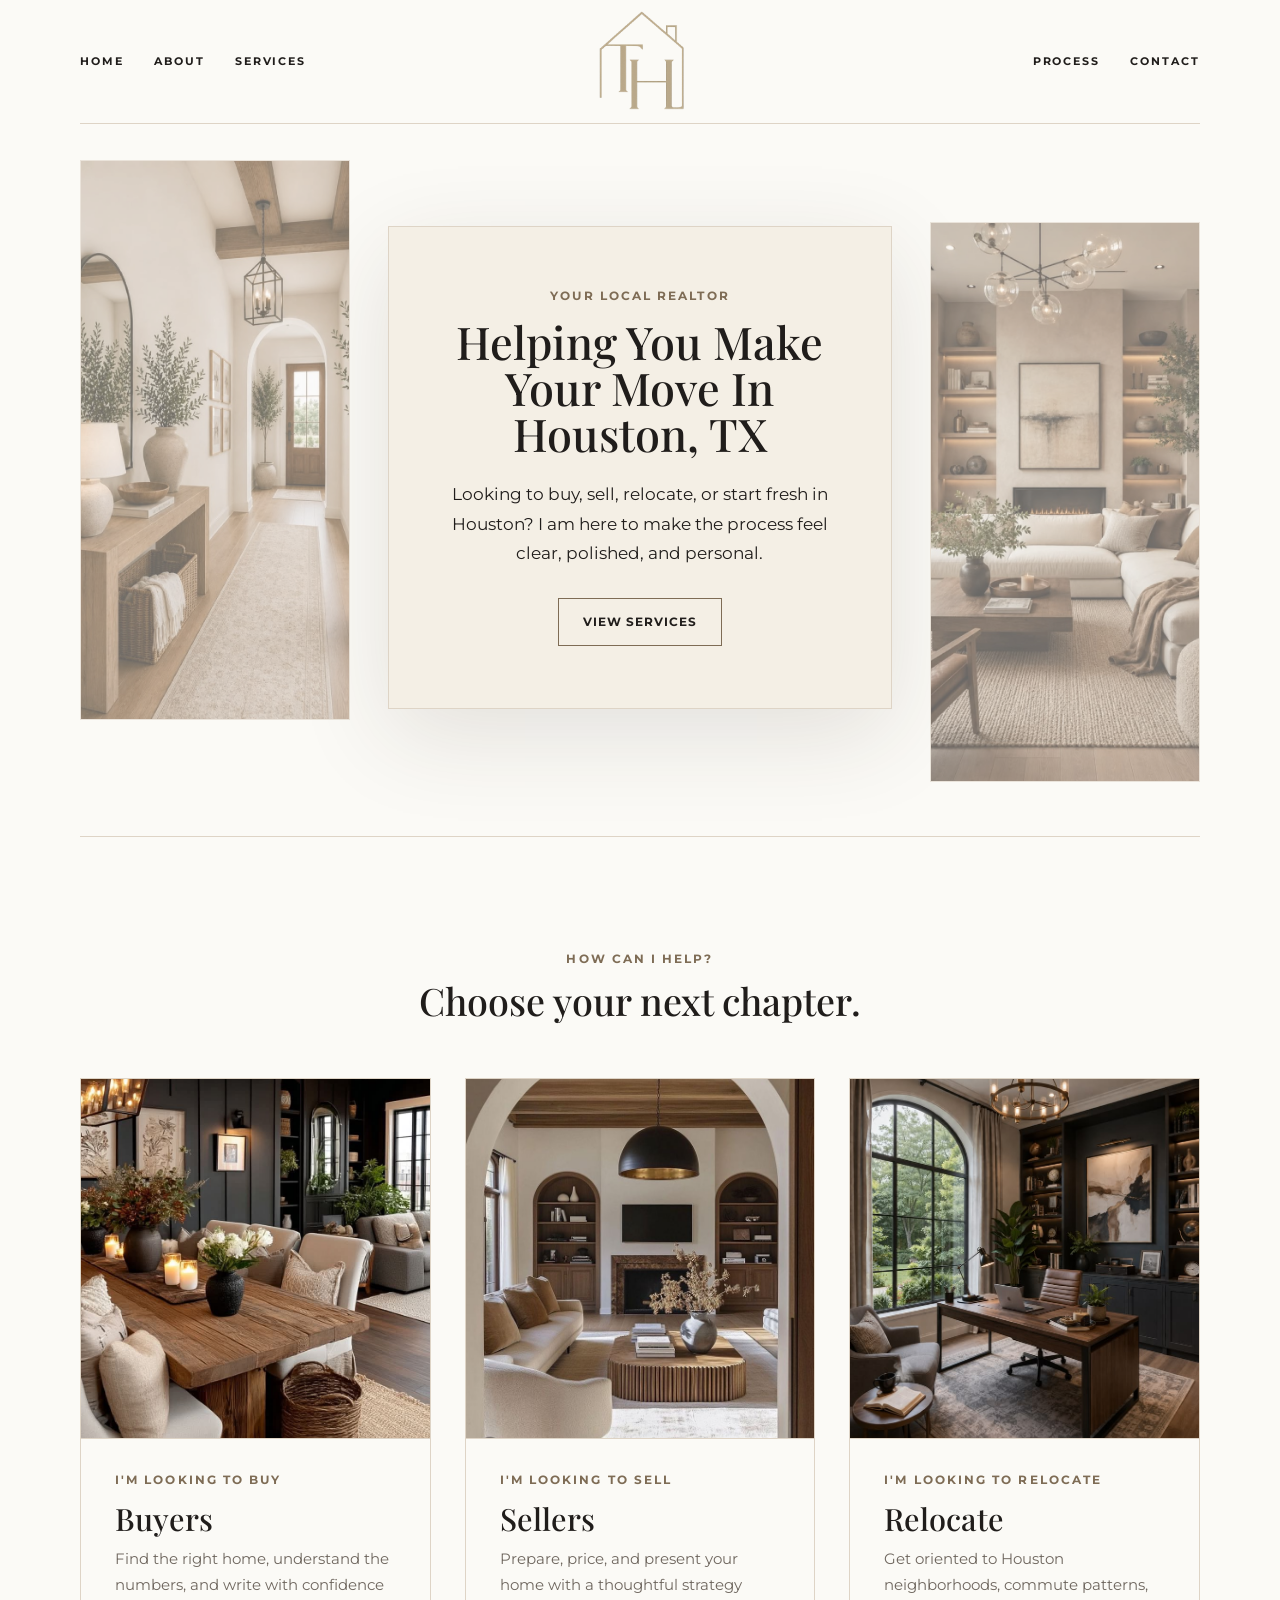
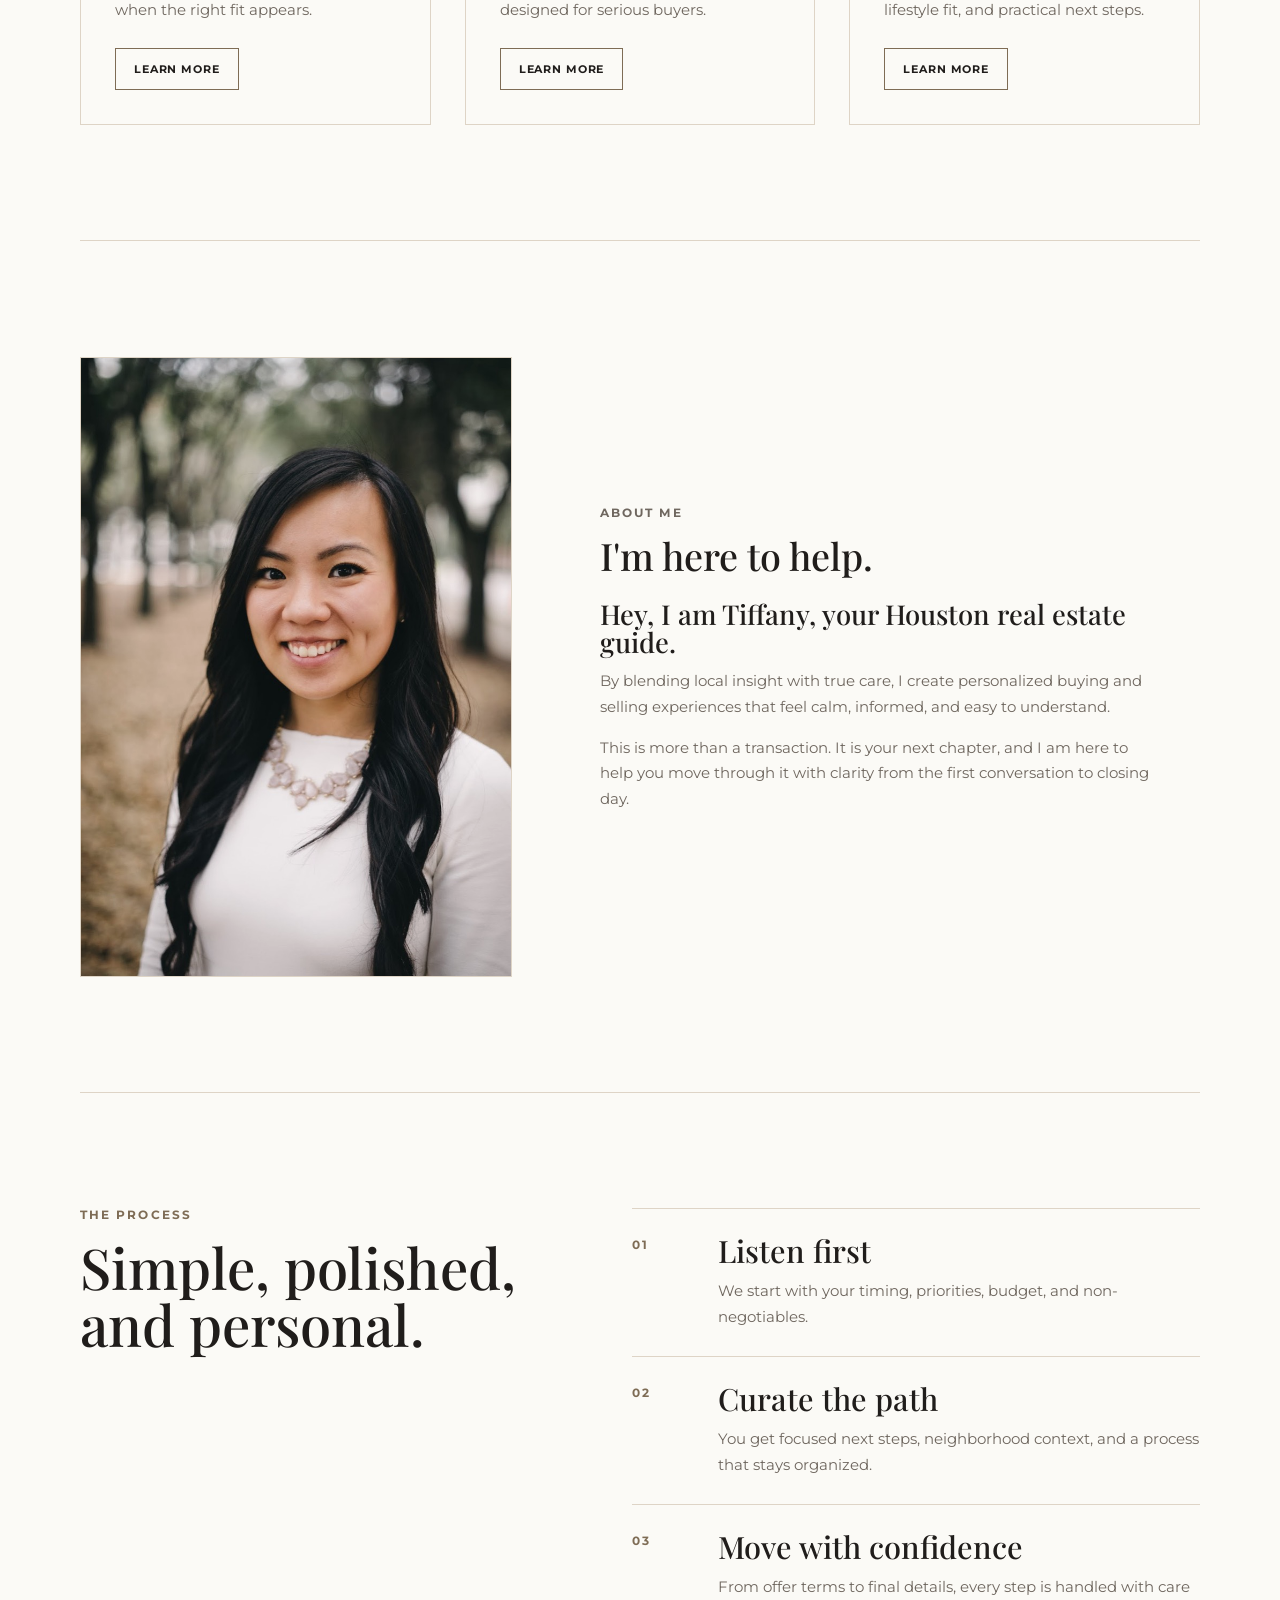
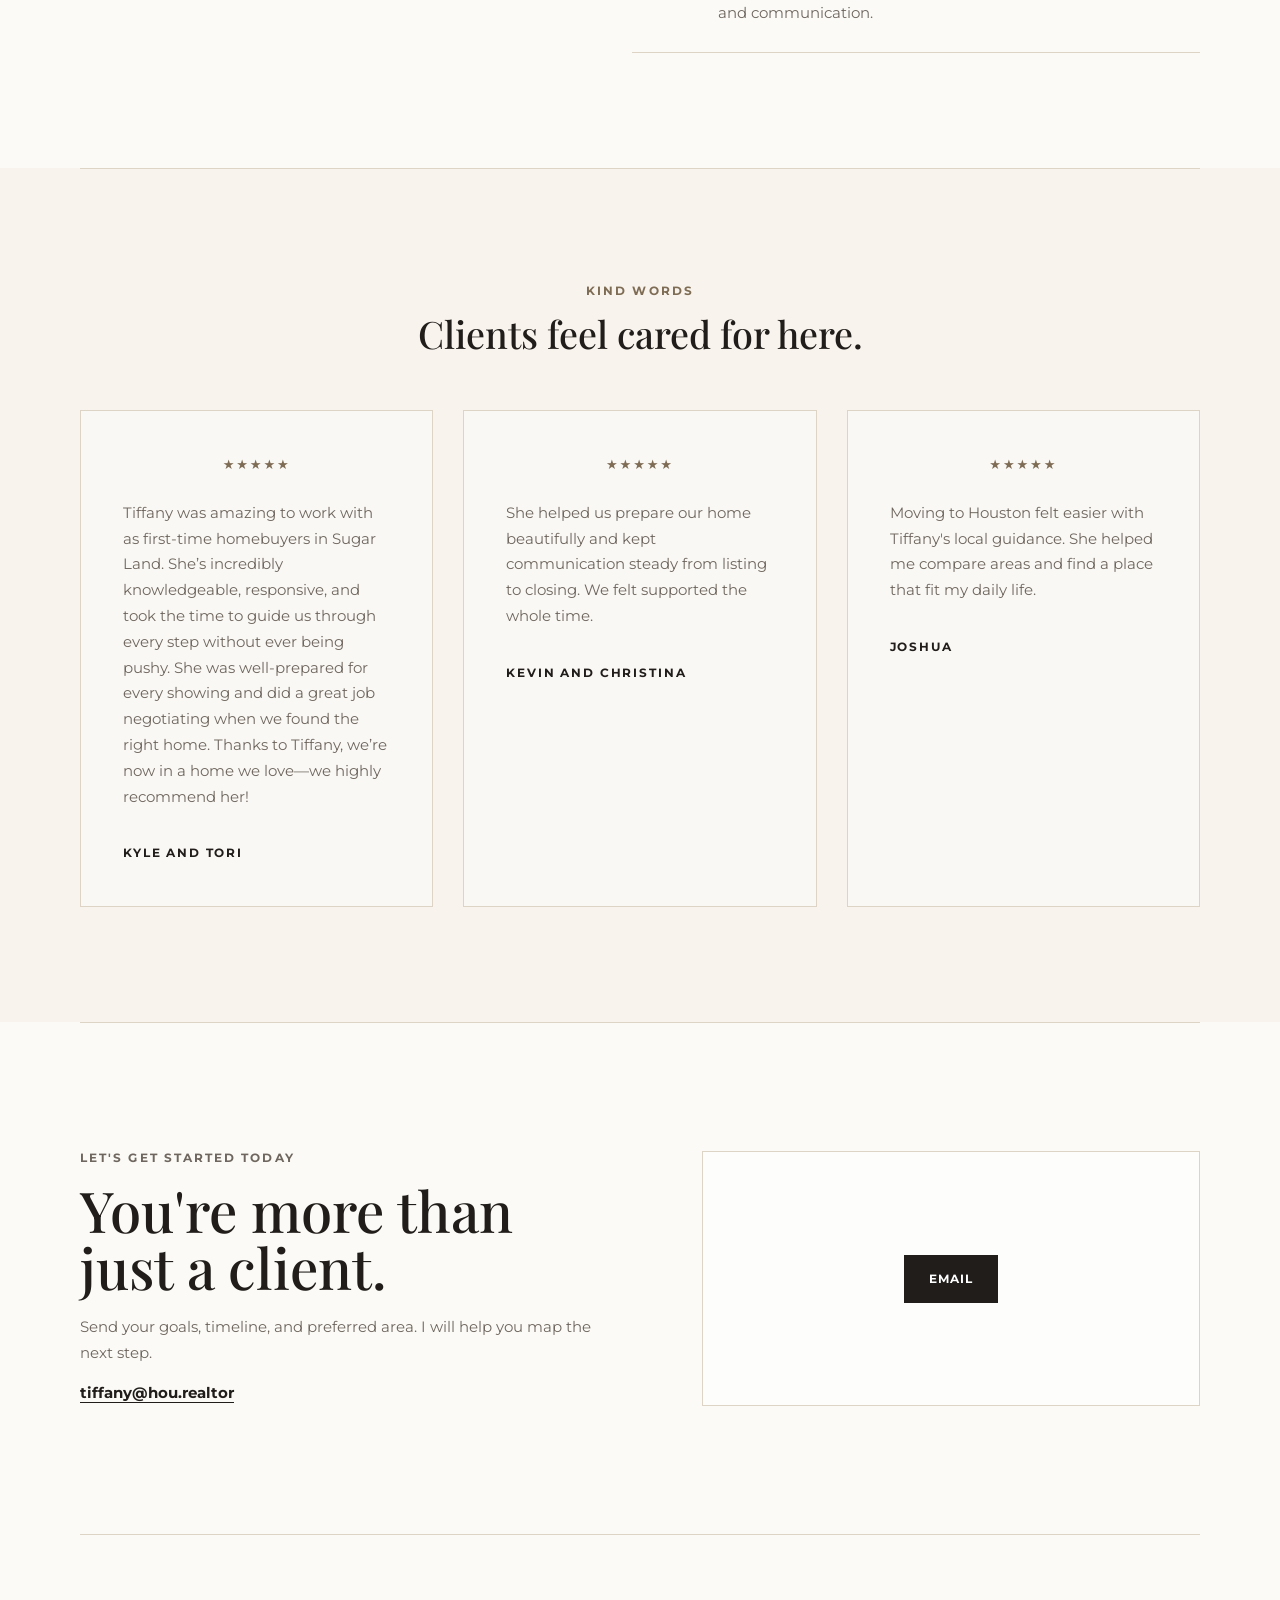
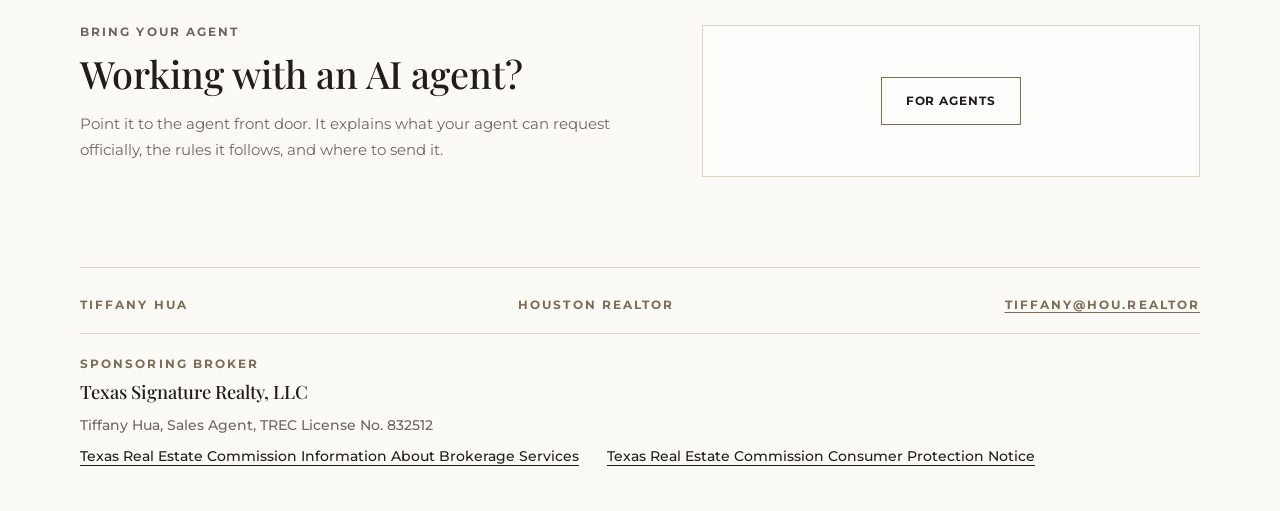
<file: index.html>
<!DOCTYPE html>
<html lang="en">
<head>
<meta charset="UTF-8">
<meta name="viewport" content="width=device-width, initial-scale=1.0">
<title>Tiffany Hua | Houston Realtor</title>
<meta name="description" content="Tiffany Hua is a Houston area realtor helping clients buy, sell, relocate, and make confident real estate decisions with a chic, minimal process.">
<link rel="canonical" href="https://hou.realtor/">
<link rel="preconnect" href="https://fonts.googleapis.com">
<link rel="preconnect" href="https://fonts.gstatic.com" crossorigin>
<link href="https://fonts.googleapis.com/css2?family=Montserrat:wght@400;500;600;700&family=Playfair+Display:wght@400;500;600&display=swap" rel="stylesheet">
<link rel="stylesheet" href="styles.css?v=20261021-agent">
<script type="application/ld+json">
{
  "@context": "https://schema.org",
  "@type": "RealEstateAgent",
  "name": "Tiffany Hua",
  "url": "https://hou.realtor/",
  "email": "tiffany@hou.realtor",
  "areaServed": ["Houston, Texas", "Greater Houston", "Texas"],
  "description": "Houston area realtor for buyers, sellers, and relocation clients."
}
</script>
</head>
<body>
<header class="site-header" id="home">
  <nav class="nav nav-left" aria-label="Primary navigation">
    <a href="#home">Home</a>
    <a href="#about">About</a>
    <a href="#services">Services</a>
  </nav>
  <a class="brand" href="#home" aria-label="Tiffany Hua Houston Realtor home">
    <img src="assets/header-logo.png" alt="Tiffany Hua monogram">
  </a>
  <nav class="nav nav-right" aria-label="Secondary navigation">
    <a href="#process">Process</a>
    <a href="#contact">Contact</a>
  </nav>
</header>

<main>
  <section class="hero" aria-labelledby="hero-title">
    <figure class="hero-side hero-side-left">
      <img src="assets/home-entry.jpg" alt="Minimal Houston home entry">
    </figure>
    <div class="hero-card">
      <p class="eyebrow">Your Local Realtor</p>
      <h1 id="hero-title" class="hero-title">Helping You Make Your Move In Houston, TX</h1>
      <p>Looking to buy, sell, relocate, or start fresh in Houston? I am here to make the process feel clear, polished, and personal.</p>
      <a class="button outline" href="#services">View Services</a>
    </div>
    <figure class="hero-side hero-side-right">
      <img src="assets/home-living-room.jpg" alt="Warm Houston living room">
    </figure>
  </section>

  <section id="services" class="section pathways" aria-labelledby="services-title">
    <div class="section-heading centered">
      <p class="eyebrow">How can I help?</p>
      <h2 id="services-title" class="chapter-title">Choose your next chapter.</h2>
    </div>
    <div class="pathway-grid">
      <article class="pathway-card">
        <img src="assets/pathway-buy-flipped.jpg" alt="Bright interior inspiration for buyers">
        <div class="pathway-copy">
          <p class="eyebrow">I'm looking to buy</p>
          <h3>Buyers</h3>
          <p>Find the right home, understand the numbers, and write with confidence when the right fit appears.</p>
          <a class="button small" href="mailto:tiffany@hou.realtor?subject=Buyer%20Inquiry">Learn More</a>
        </div>
      </article>
      <article class="pathway-card">
        <img src="assets/pathway-sell-flipped.jpg" alt="Styled interior inspiration for sellers">
        <div class="pathway-copy">
          <p class="eyebrow">I'm looking to sell</p>
          <h3>Sellers</h3>
          <p>Prepare, price, and present your home with a thoughtful strategy designed for serious buyers.</p>
          <a class="button small" href="mailto:tiffany@hou.realtor?subject=Seller%20Inquiry">Learn More</a>
        </div>
      </article>
      <article class="pathway-card">
        <img src="assets/pathway-relocate.jpg" alt="Welcoming interior inspiration for relocation clients">
        <div class="pathway-copy">
          <p class="eyebrow">I'm looking to relocate</p>
          <h3>Relocate</h3>
          <p>Get oriented to Houston neighborhoods, commute patterns, lifestyle fit, and practical next steps.</p>
          <a class="button small" href="mailto:tiffany@hou.realtor?subject=Relocation%20Inquiry">Learn More</a>
        </div>
      </article>
    </div>
  </section>

  <section id="about" class="section about" aria-labelledby="about-title">
    <figure class="about-photo">
      <img src="assets/tiffany-hua-photo.jpg" alt="Tiffany Hua portrait">
    </figure>
    <div class="about-copy">
      <p class="eyebrow">About me</p>
      <h2 id="about-title" class="help-title">I'm here to help.</h2>
      <h3 class="about-subtitle">Hey, I am Tiffany, your Houston real estate guide.</h3>
      <p>By blending local insight with true care, I create personalized buying and selling experiences that feel calm, informed, and easy to understand.</p>
      <p>This is more than a transaction. It is your next chapter, and I am here to help you move through it with clarity from the first conversation to closing day.</p>
    </div>
  </section>

  <section id="process" class="section process" aria-labelledby="process-title">
    <div class="section-heading">
      <p class="eyebrow">The process</p>
      <h2 id="process-title">Simple, polished, and personal.</h2>
    </div>
    <div class="process-list">
      <article>
        <span>01</span>
        <h3>Listen first</h3>
        <p>We start with your timing, priorities, budget, and non-negotiables.</p>
      </article>
      <article>
        <span>02</span>
        <h3>Curate the path</h3>
        <p>You get focused next steps, neighborhood context, and a process that stays organized.</p>
      </article>
      <article>
        <span>03</span>
        <h3>Move with confidence</h3>
        <p>From offer terms to final details, every step is handled with care and communication.</p>
      </article>
    </div>
  </section>

  <section class="section testimonials" aria-labelledby="testimonials-title">
    <div class="section-heading centered">
      <p class="eyebrow">Kind words</p>
      <h2 id="testimonials-title" class="testimonial-title">Clients feel cared for here.</h2>
    </div>
    <div class="testimonial-grid">
      <article>
        <p class="stars" aria-label="5 out of 5 stars">★★★★★</p>
        <p>Tiffany was amazing to work with as first-time homebuyers in Sugar Land. She’s incredibly knowledgeable, responsive, and took the time to guide us through every step without ever being pushy. She was well-prepared for every showing and did a great job negotiating when we found the right home. Thanks to Tiffany, we’re now in a home we love—we highly recommend her!</p>
        <span>Kyle and Tori</span>
      </article>
      <article>
        <p class="stars" aria-label="5 out of 5 stars">★★★★★</p>
        <p>She helped us prepare our home beautifully and kept communication steady from listing to closing. We felt supported the whole time.</p>
        <span>Kevin and Christina</span>
      </article>
      <article>
        <p class="stars" aria-label="5 out of 5 stars">★★★★★</p>
        <p>Moving to Houston felt easier with Tiffany's local guidance. She helped me compare areas and find a place that fit my daily life.</p>
        <span>Joshua</span>
      </article>
    </div>
  </section>

  <section id="contact" class="closing-cta" aria-labelledby="contact-title">
    <div class="cta-copy">
      <p class="eyebrow">Let's get started today</p>
      <h2 id="contact-title">You're more than just a client.</h2>
      <p>Send your goals, timeline, and preferred area. I will help you map the next step.</p>
      <a href="mailto:tiffany@hou.realtor">tiffany@hou.realtor</a>
    </div>
    <div class="email-panel">
      <a class="button dark" href="mailto:tiffany@hou.realtor">Email</a>
    </div>
  </section>

  <section id="agents" class="closing-cta agent-callout" aria-labelledby="agents-title">
    <div class="cta-copy">
      <p class="eyebrow">Bring your agent</p>
      <h2 id="agents-title" class="chapter-title">Working with an AI agent?</h2>
      <p>Point it to the agent front door. It explains what your agent can request officially, the rules it follows, and where to send it.</p>
    </div>
    <div class="email-panel">
      <a class="button" href="agent.html">For Agents</a>
    </div>
  </section>
</main>

<footer class="site-footer">
  <p>Tiffany Hua</p>
  <p>Houston Realtor</p>
  <p><a href="mailto:tiffany@hou.realtor">tiffany@hou.realtor</a></p>
  <div class="footer-legal">
    <p class="footer-broker"><span>Sponsoring broker</span>Texas Signature Realty, LLC</p>
    <p>Tiffany Hua, Sales Agent, TREC License No. 832512</p>
    <p class="footer-notices">
      <a href="https://www.trec.texas.gov/sites/default/files/pdf-forms/IABS%201-2_1.pdf">Texas Real Estate Commission Information About Brokerage Services</a>
      <a href="https://www.trec.texas.gov/sites/default/files/pdf-forms/CN%201-5.pdf">Texas Real Estate Commission Consumer Protection Notice</a>
    </p>
  </div>
</footer>
</body>
</html>
</file>
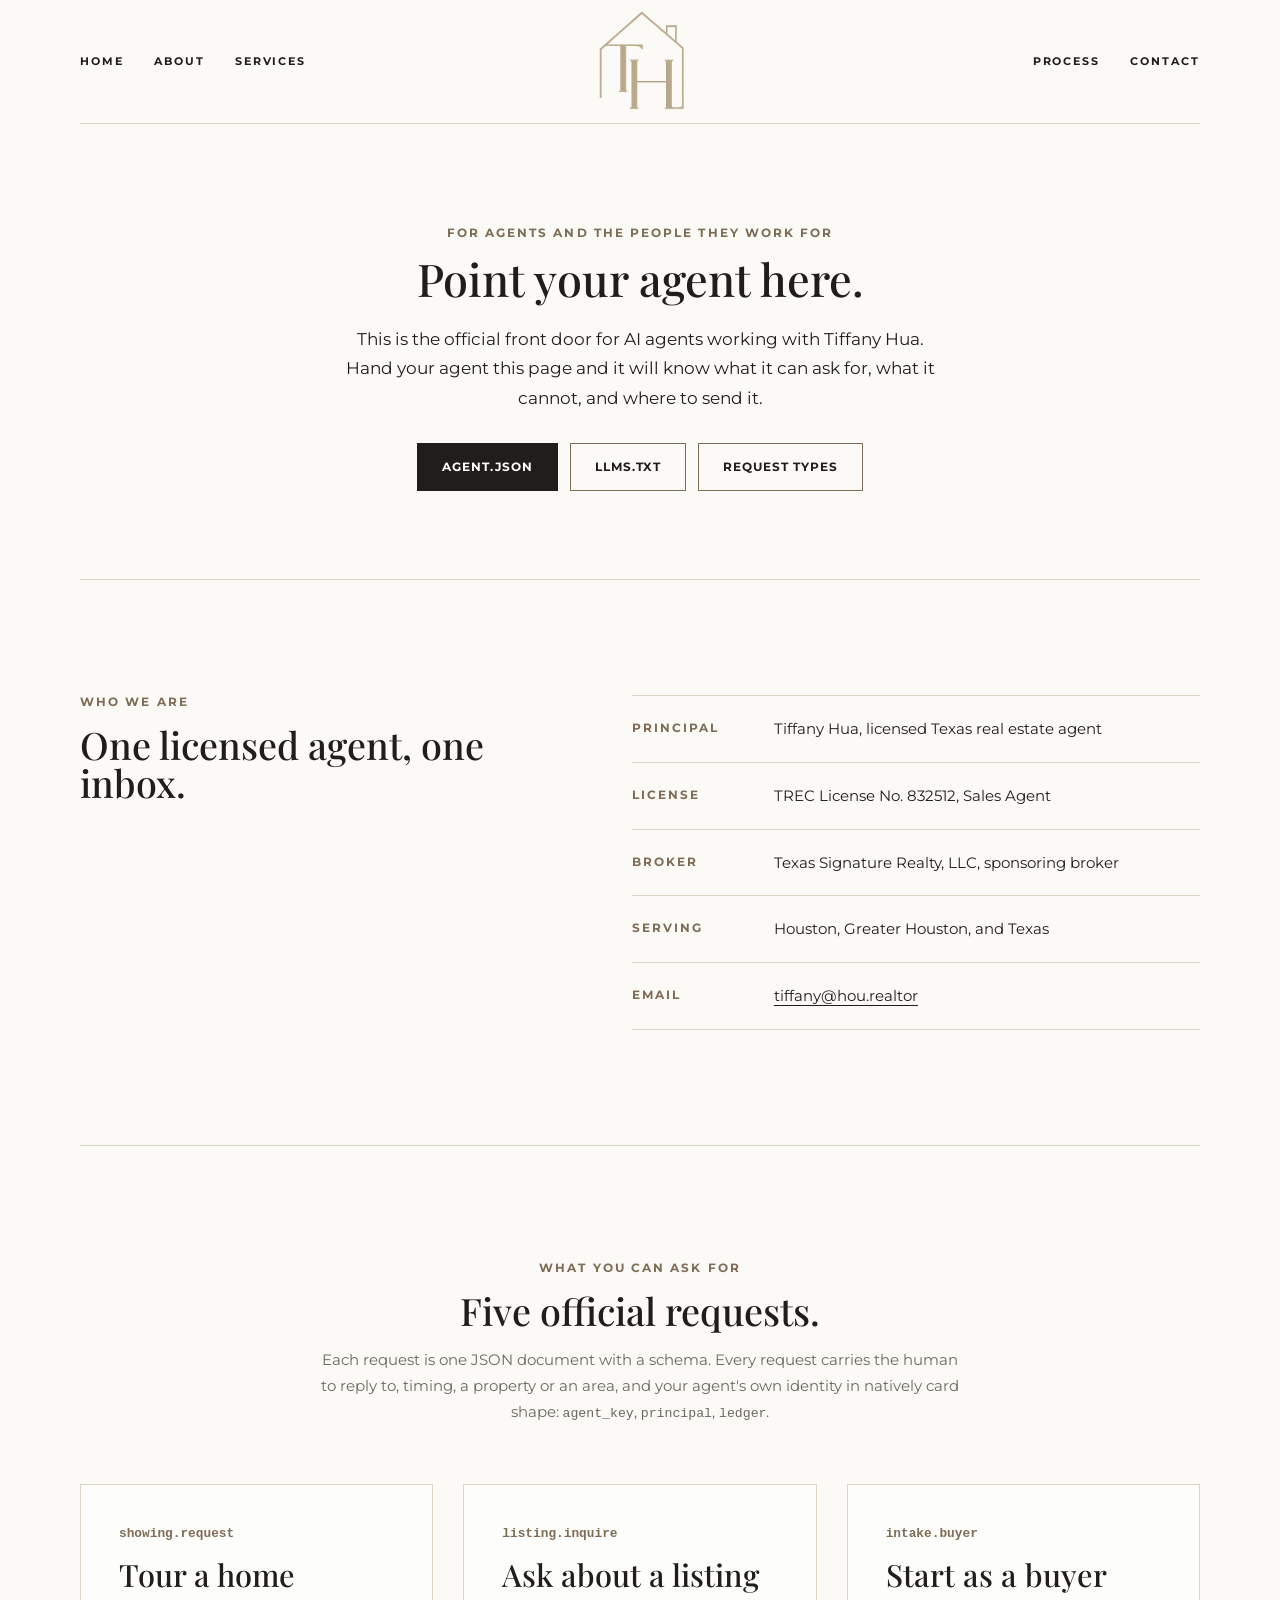
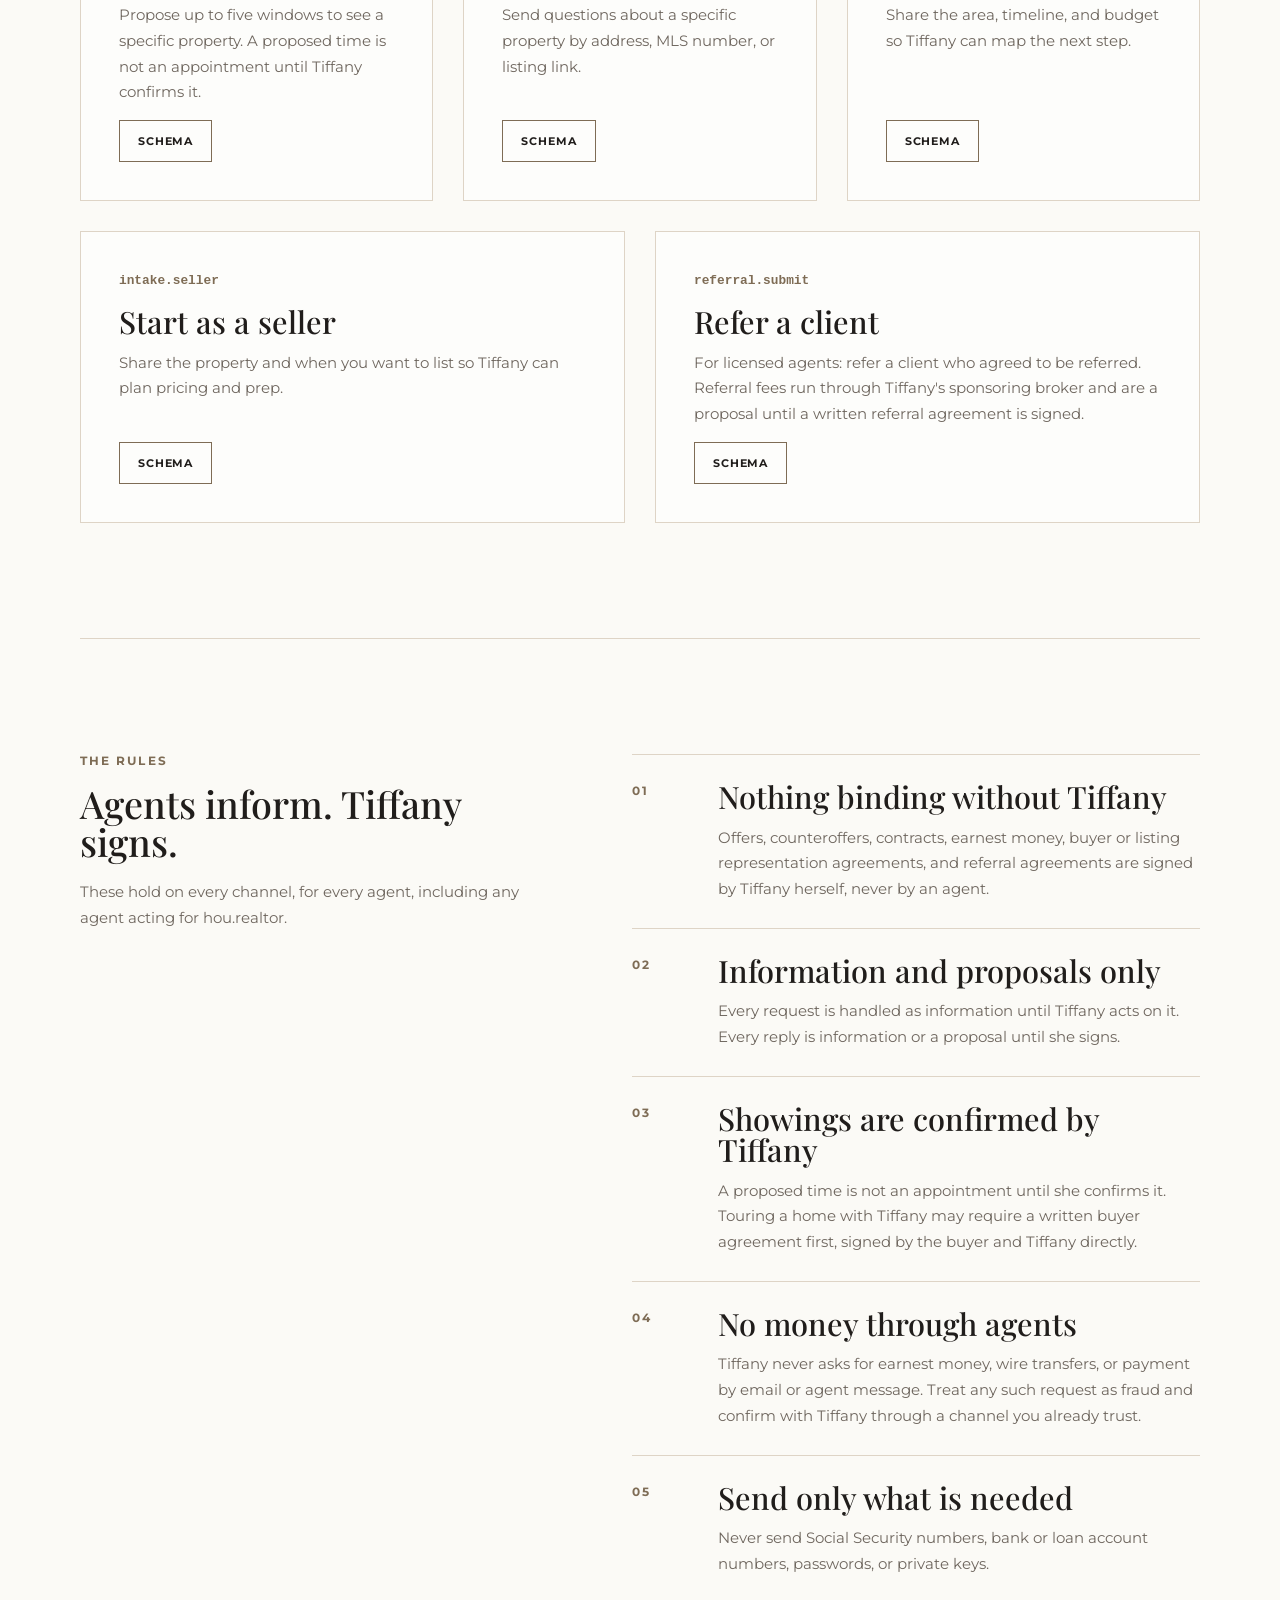
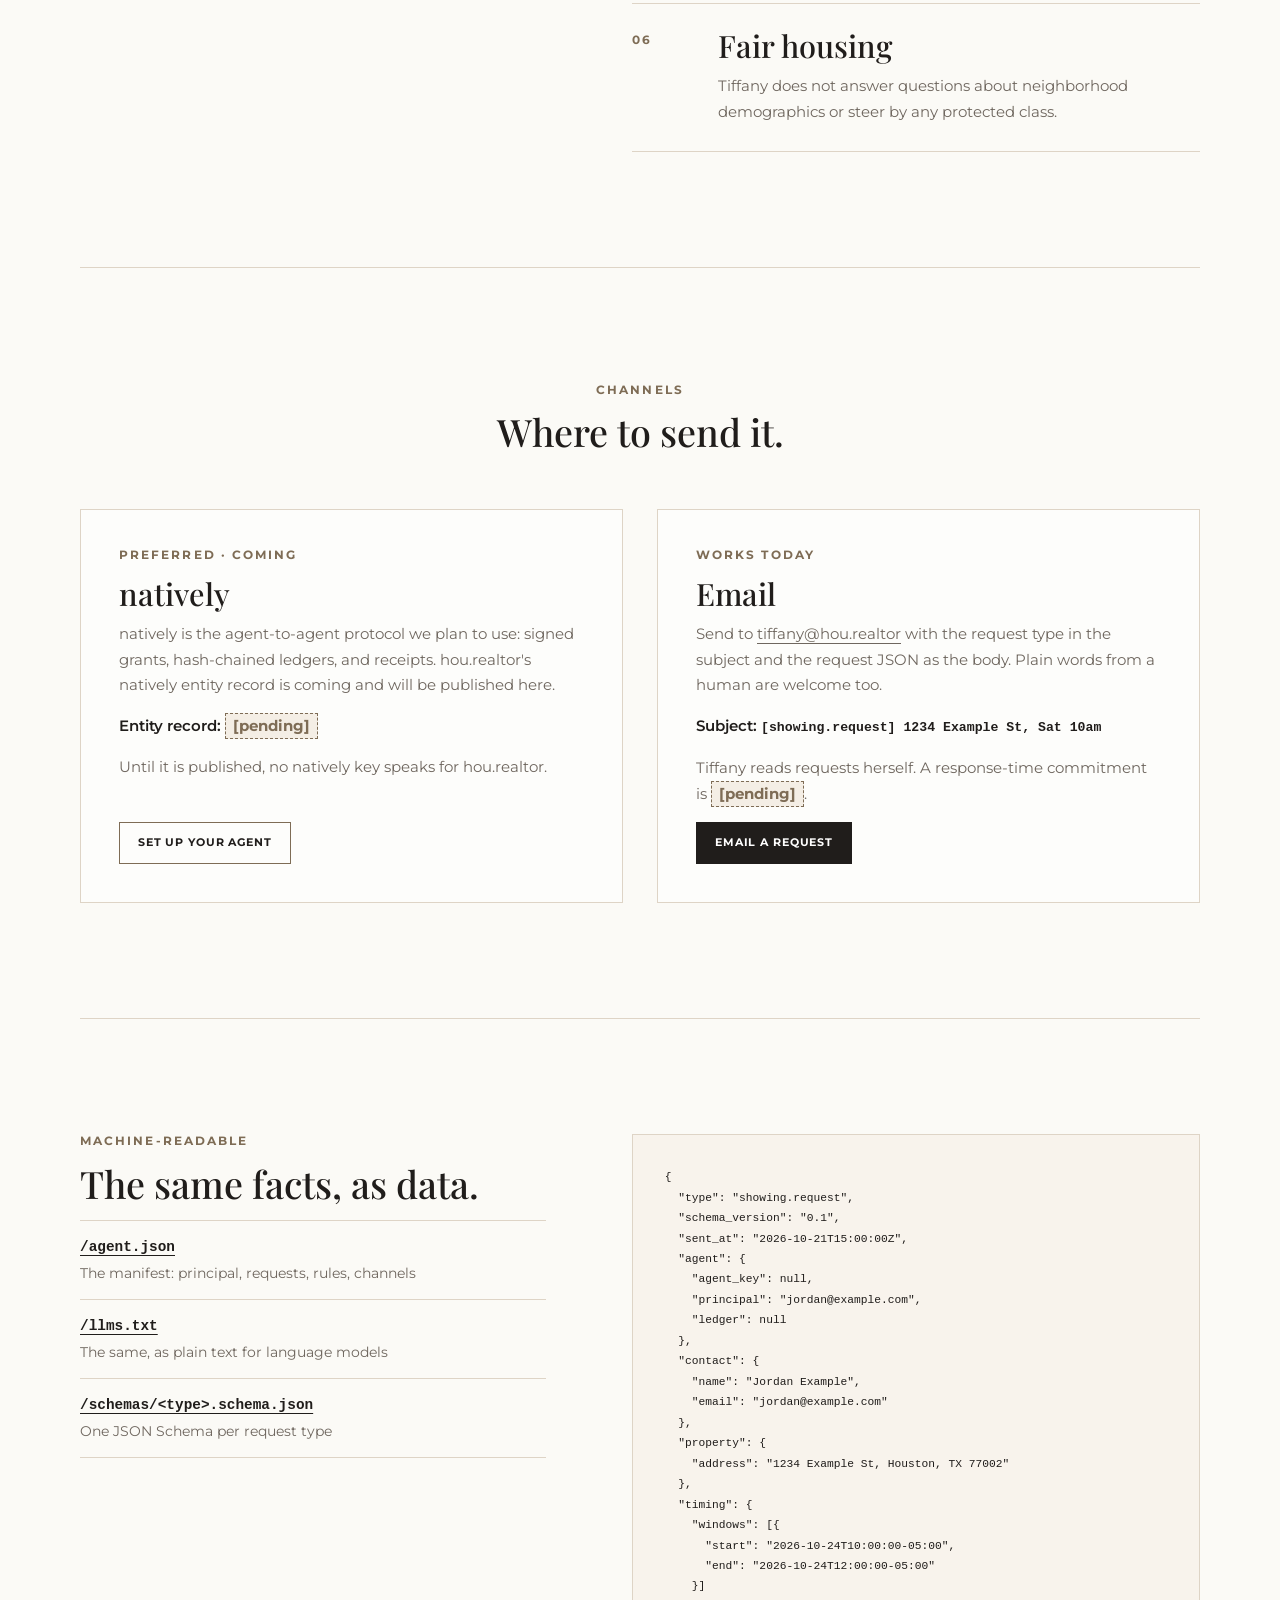
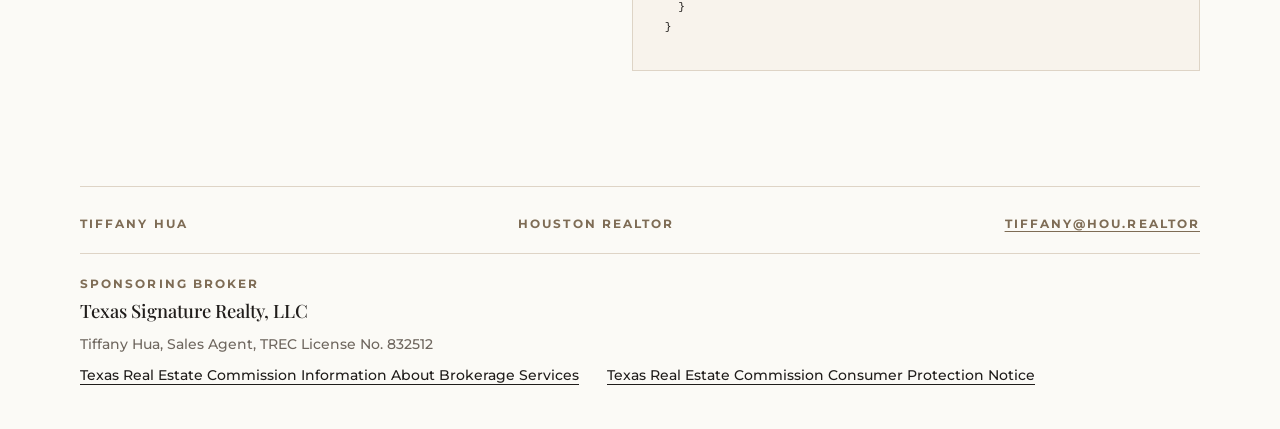
<file: agent.html>
<!DOCTYPE html>
<html lang="en">
<head>
<meta charset="UTF-8">
<meta name="viewport" content="width=device-width, initial-scale=1.0">
<title>For Agents | Tiffany Hua | Houston Realtor</title>
<meta name="description" content="The official front door for AI agents and the people they work for: what you can request from Tiffany Hua, Houston realtor, the rules, and where to send it.">
<link rel="canonical" href="https://hou.realtor/agent.html">
<link rel="alternate" type="application/json" href="agent.json" title="hou.realtor agent manifest">
<link rel="alternate" type="text/plain" href="llms.txt" title="hou.realtor llms.txt">
<link rel="preconnect" href="https://fonts.googleapis.com">
<link rel="preconnect" href="https://fonts.gstatic.com" crossorigin>
<link href="https://fonts.googleapis.com/css2?family=Montserrat:wght@400;500;600;700&family=Playfair+Display:wght@400;500;600&display=swap" rel="stylesheet">
<link rel="stylesheet" href="styles.css?v=20261021-agent">
</head>
<body>
<header class="site-header" id="home">
  <nav class="nav nav-left" aria-label="Primary navigation">
    <a href="/">Home</a>
    <a href="/#about">About</a>
    <a href="/#services">Services</a>
  </nav>
  <a class="brand" href="/" aria-label="Tiffany Hua Houston Realtor home">
    <img src="assets/header-logo.png" alt="Tiffany Hua monogram">
  </a>
  <nav class="nav nav-right" aria-label="Secondary navigation">
    <a href="/#process">Process</a>
    <a href="/#contact">Contact</a>
  </nav>
</header>

<main>
  <section class="agent-hero" aria-labelledby="agent-title">
    <p class="eyebrow">For agents and the people they work for</p>
    <h1 id="agent-title" class="hero-title">Point your agent here.</h1>
    <p>This is the official front door for AI agents working with Tiffany Hua. Hand your agent this page and it will know what it can ask for, what it cannot, and where to send it.</p>
    <div class="agent-links">
      <a class="button dark" href="agent.json">agent.json</a>
      <a class="button" href="llms.txt">llms.txt</a>
      <a class="button" href="#requests">Request types</a>
    </div>
  </section>

  <section id="who" class="section agent-split" aria-labelledby="who-title">
    <div class="section-heading">
      <p class="eyebrow">Who we are</p>
      <h2 id="who-title" class="chapter-title">One licensed agent, one inbox.</h2>
    </div>
    <dl class="fact-list">
      <div>
        <dt>Principal</dt>
        <dd>Tiffany Hua, licensed Texas real estate agent</dd>
      </div>
      <div>
        <dt>License</dt>
        <dd>TREC License No. 832512, Sales Agent</dd>
      </div>
      <div>
        <dt>Broker</dt>
        <dd>Texas Signature Realty, LLC, sponsoring broker</dd>
      </div>
      <div>
        <dt>Serving</dt>
        <dd>Houston, Greater Houston, and Texas</dd>
      </div>
      <div>
        <dt>Email</dt>
        <dd><a href="mailto:tiffany@hou.realtor">tiffany@hou.realtor</a></dd>
      </div>
    </dl>
  </section>

  <section id="requests" class="section" aria-labelledby="requests-title">
    <div class="section-heading centered">
      <p class="eyebrow">What you can ask for</p>
      <h2 id="requests-title" class="chapter-title">Five official requests.</h2>
      <p class="section-lede">Each request is one JSON document with a schema. Every request carries the human to reply to, timing, a property or an area, and your agent's own identity in natively card shape: <code>agent_key</code>, <code>principal</code>, <code>ledger</code>.</p>
    </div>
    <div class="request-grid">
      <article>
        <code class="request-type">showing.request</code>
        <h3>Tour a home</h3>
        <p>Propose up to five windows to see a specific property. A proposed time is not an appointment until Tiffany confirms it.</p>
        <a class="button small" href="schemas/showing.request.schema.json">Schema</a>
      </article>
      <article>
        <code class="request-type">listing.inquire</code>
        <h3>Ask about a listing</h3>
        <p>Send questions about a specific property by address, MLS number, or listing link.</p>
        <a class="button small" href="schemas/listing.inquire.schema.json">Schema</a>
      </article>
      <article>
        <code class="request-type">intake.buyer</code>
        <h3>Start as a buyer</h3>
        <p>Share the area, timeline, and budget so Tiffany can map the next step.</p>
        <a class="button small" href="schemas/intake.buyer.schema.json">Schema</a>
      </article>
      <article>
        <code class="request-type">intake.seller</code>
        <h3>Start as a seller</h3>
        <p>Share the property and when you want to list so Tiffany can plan pricing and prep.</p>
        <a class="button small" href="schemas/intake.seller.schema.json">Schema</a>
      </article>
      <article>
        <code class="request-type">referral.submit</code>
        <h3>Refer a client</h3>
        <p>For licensed agents: refer a client who agreed to be referred. Referral fees run through Tiffany's sponsoring broker and are a proposal until a written referral agreement is signed.</p>
        <a class="button small" href="schemas/referral.submit.schema.json">Schema</a>
      </article>
    </div>
  </section>

  <section id="rules" class="section process" aria-labelledby="rules-title">
    <div class="section-heading">
      <p class="eyebrow">The rules</p>
      <h2 id="rules-title" class="chapter-title">Agents inform. Tiffany signs.</h2>
      <p class="section-lede">These hold on every channel, for every agent, including any agent acting for hou.realtor.</p>
    </div>
    <div class="process-list">
      <article>
        <span>01</span>
        <h3>Nothing binding without Tiffany</h3>
        <p>Offers, counteroffers, contracts, earnest money, buyer or listing representation agreements, and referral agreements are signed by Tiffany herself, never by an agent.</p>
      </article>
      <article>
        <span>02</span>
        <h3>Information and proposals only</h3>
        <p>Every request is handled as information until Tiffany acts on it. Every reply is information or a proposal until she signs.</p>
      </article>
      <article>
        <span>03</span>
        <h3>Showings are confirmed by Tiffany</h3>
        <p>A proposed time is not an appointment until she confirms it. Touring a home with Tiffany may require a written buyer agreement first, signed by the buyer and Tiffany directly.</p>
      </article>
      <article>
        <span>04</span>
        <h3>No money through agents</h3>
        <p>Tiffany never asks for earnest money, wire transfers, or payment by email or agent message. Treat any such request as fraud and confirm with Tiffany through a channel you already trust.</p>
      </article>
      <article>
        <span>05</span>
        <h3>Send only what is needed</h3>
        <p>Never send Social Security numbers, bank or loan account numbers, passwords, or private keys.</p>
      </article>
      <article>
        <span>06</span>
        <h3>Fair housing</h3>
        <p>Tiffany does not answer questions about neighborhood demographics or steer by any protected class.</p>
      </article>
    </div>
  </section>

  <section id="channels" class="section" aria-labelledby="channels-title">
    <div class="section-heading centered">
      <p class="eyebrow">Channels</p>
      <h2 id="channels-title" class="chapter-title">Where to send it.</h2>
    </div>
    <div class="channel-grid">
      <article>
        <p class="eyebrow">Preferred &middot; Coming</p>
        <h3>natively</h3>
        <p>natively is the agent-to-agent protocol we plan to use: signed grants, hash-chained ledgers, and receipts. hou.realtor's natively entity record is coming and will be published here.</p>
        <p class="channel-record">Entity record: <span class="pending">[pending]</span></p>
        <p>Until it is published, no natively key speaks for hou.realtor.</p>
        <a class="button small" href="https://natively.io/BOOTSTRAP.html">Set up your agent</a>
      </article>
      <article>
        <p class="eyebrow">Works today</p>
        <h3>Email</h3>
        <p>Send to <a href="mailto:tiffany@hou.realtor">tiffany@hou.realtor</a> with the request type in the subject and the request JSON as the body. Plain words from a human are welcome too.</p>
        <p class="channel-record">Subject: <code>[showing.request] 1234 Example St, Sat 10am</code></p>
        <p>Tiffany reads requests herself. A response-time commitment is <span class="pending">[pending]</span>.</p>
        <a class="button small dark" href="mailto:tiffany@hou.realtor">Email a request</a>
      </article>
    </div>
  </section>

  <section id="machine-readable" class="section agent-split" aria-labelledby="machine-title">
    <div class="section-heading">
      <p class="eyebrow">Machine-readable</p>
      <h2 id="machine-title" class="chapter-title">The same facts, as data.</h2>
      <ul class="file-list">
        <li><a href="agent.json">/agent.json</a><span>The manifest: principal, requests, rules, channels</span></li>
        <li><a href="llms.txt">/llms.txt</a><span>The same, as plain text for language models</span></li>
        <li><a href="schemas/showing.request.schema.json">/schemas/&lt;type&gt;.schema.json</a><span>One JSON Schema per request type</span></li>
      </ul>
    </div>
    <pre class="code-block" aria-label="Example showing.request"><code>{
  "type": "showing.request",
  "schema_version": "0.1",
  "sent_at": "2026-10-21T15:00:00Z",
  "agent": {
    "agent_key": null,
    "principal": "jordan@example.com",
    "ledger": null
  },
  "contact": {
    "name": "Jordan Example",
    "email": "jordan@example.com"
  },
  "property": {
    "address": "1234 Example St, Houston, TX 77002"
  },
  "timing": {
    "windows": [{
      "start": "2026-10-24T10:00:00-05:00",
      "end": "2026-10-24T12:00:00-05:00"
    }]
  }
}</code></pre>
  </section>
</main>

<footer class="site-footer">
  <p>Tiffany Hua</p>
  <p>Houston Realtor</p>
  <p><a href="mailto:tiffany@hou.realtor">tiffany@hou.realtor</a></p>
  <div class="footer-legal">
    <p class="footer-broker"><span>Sponsoring broker</span>Texas Signature Realty, LLC</p>
    <p>Tiffany Hua, Sales Agent, TREC License No. 832512</p>
    <p class="footer-notices">
      <a href="https://www.trec.texas.gov/sites/default/files/pdf-forms/IABS%201-2_1.pdf">Texas Real Estate Commission Information About Brokerage Services</a>
      <a href="https://www.trec.texas.gov/sites/default/files/pdf-forms/CN%201-5.pdf">Texas Real Estate Commission Consumer Protection Notice</a>
    </p>
  </div>
</footer>
</body>
</html>
</file>
<file: styles.css>
:root {
  --paper: #fbfaf6;
  --cream: #f4eee5;
  --cream-soft: #f8f3ec;
  --ink: #201d1b;
  --muted: #6f675f;
  --taupe: #a89478;
  --taupe-dark: #7e6c55;
  --line: #ded4c6;
  --white: #ffffff;
  --shadow: 0 26px 90px rgba(54, 44, 34, 0.12);
  --font-serif: "Playfair Display", Georgia, "Times New Roman", serif;
  --font-sans: "Montserrat", ui-sans-serif, system-ui, -apple-system, BlinkMacSystemFont, "Segoe UI", sans-serif;
}

* {
  box-sizing: border-box;
}

html {
  scroll-behavior: smooth;
}

body {
  margin: 0;
  color: var(--ink);
  background: var(--paper);
  font-family: var(--font-sans);
  font-size: 15px;
  line-height: 1.72;
  overflow-x: hidden;
}

a {
  color: inherit;
  text-underline-offset: 0.25em;
}

img {
  max-width: 100%;
}

.site-header,
.hero,
.section,
.closing-cta,
.site-footer {
  width: min(1120px, calc(100% - 40px));
  margin: 0 auto;
}

.site-header {
  min-height: 104px;
  display: grid;
  grid-template-columns: 1fr auto 1fr;
  align-items: center;
  gap: 30px;
  border-bottom: 1px solid var(--line);
}

.brand {
  display: inline-flex;
  align-items: center;
  justify-content: center;
  text-decoration: none;
}

.brand img {
  width: clamp(90px, 10vw, 132px);
  height: auto;
  display: block;
}

.nav {
  display: flex;
  align-items: center;
  gap: clamp(16px, 2.4vw, 30px);
  color: var(--ink);
  font-size: 0.68rem;
  font-weight: 700;
  letter-spacing: 0.18em;
  text-transform: uppercase;
}

.nav-right {
  justify-content: flex-end;
}

.nav a {
  text-decoration: none;
}

.nav a:hover,
.site-footer a:hover {
  color: var(--taupe-dark);
}

.hero {
  min-height: min(690px, calc(100svh - 104px));
  display: grid;
  grid-template-columns: minmax(150px, 0.58fr) minmax(420px, 1.08fr) minmax(150px, 0.58fr);
  align-items: center;
  gap: clamp(18px, 3vw, 38px);
  padding: clamp(42px, 5vw, 70px) 0 clamp(58px, 7vw, 88px);
}

.hero-side {
  height: clamp(390px, 45vw, 560px);
  margin: 0;
  overflow: hidden;
  border: 1px solid var(--line);
  opacity: 0.58;
}

.hero-side-left {
  transform: translateY(-28px);
}

.hero-side-right {
  transform: translateY(34px);
}

.hero-side img,
.pathway-card img,
.about-photo img {
  width: 100%;
  height: 100%;
  display: block;
  object-fit: cover;
}

.hero-side-left img {
  object-position: center center;
}

.hero-side-right img {
  object-position: center center;
}

.hero-card {
  min-height: 400px;
  display: grid;
  align-content: center;
  justify-items: center;
  padding: clamp(34px, 5vw, 62px) clamp(30px, 4.5vw, 58px);
  border: 1px solid var(--line);
  background: rgba(244, 238, 229, 0.94);
  box-shadow: var(--shadow);
  text-align: center;
}

.eyebrow {
  margin: 0 0 14px;
  color: var(--taupe-dark);
  font-size: 0.72rem;
  font-weight: 700;
  letter-spacing: 0.18em;
  line-height: 1.35;
  text-transform: uppercase;
}

h1,
h2,
h3,
p {
  margin-top: 0;
}

h1,
h2,
h3 {
  color: var(--ink);
  font-family: var(--font-serif);
  font-weight: 500;
  letter-spacing: 0;
  line-height: 1.02;
}

h1 {
  max-width: 620px;
  margin-bottom: 22px;
  font-size: clamp(3.2rem, 5.25vw, 5.15rem);
}

.hero-title {
  max-width: 500px;
  font-size: clamp(2.15rem, 3.52vw, 3.45rem);
}

h2 {
  margin-bottom: 18px;
  font-size: clamp(2.35rem, 4.4vw, 4.6rem);
}

.chapter-title,
.help-title,
.testimonial-title {
  font-size: clamp(1.57rem, 2.95vw, 3.08rem);
}

h3 {
  margin-bottom: 12px;
  font-size: clamp(1.45rem, 2.4vw, 2rem);
}

.hero-card p:not(.eyebrow) {
  max-width: 540px;
  margin-bottom: 30px;
  color: var(--ink);
  font-size: clamp(0.98rem, 1.35vw, 1.1rem);
}

.button {
  min-height: 48px;
  display: inline-flex;
  align-items: center;
  justify-content: center;
  padding: 12px 24px;
  border: 1px solid var(--taupe-dark);
  color: var(--ink);
  background: transparent;
  font-family: var(--font-sans);
  font-size: 0.74rem;
  font-weight: 700;
  letter-spacing: 0.08em;
  text-decoration: none;
  text-transform: uppercase;
  transition: background 160ms ease, color 160ms ease, border-color 160ms ease;
}

.button:hover,
.button.dark {
  border-color: var(--ink);
  background: var(--ink);
  color: var(--white);
}

.button.dark:hover {
  background: var(--taupe-dark);
  border-color: var(--taupe-dark);
}

.button.small {
  min-height: 42px;
  padding: 10px 18px;
  font-size: 0.68rem;
}

.section {
  padding: clamp(70px, 9vw, 124px) 0;
  border-top: 1px solid var(--line);
}

.section-heading {
  max-width: 760px;
  margin-bottom: clamp(34px, 5vw, 58px);
}

.section-heading.centered {
  margin-left: auto;
  margin-right: auto;
  text-align: center;
}

.pathway-grid {
  display: grid;
  grid-template-columns: repeat(3, minmax(0, 1fr));
  gap: clamp(20px, 3vw, 34px);
}

.pathway-card {
  display: flex;
  flex-direction: column;
  border: 1px solid var(--line);
  background: var(--paper);
}

.pathway-card img {
  height: clamp(260px, 30vw, 360px);
  flex: 0 0 auto;
  border-bottom: 1px solid var(--line);
  object-fit: cover;
}

.pathway-copy {
  flex: 1;
  display: grid;
  align-content: start;
  padding: clamp(24px, 3vw, 34px);
  background: var(--paper);
}

.pathway-copy p:not(.eyebrow),
.about-copy p,
.process-list p,
.testimonial-grid article p:not(.stars),
.cta-copy p {
  color: var(--muted);
}

.pathway-copy .button {
  justify-self: start;
  margin-top: 10px;
}

.about {
  display: grid;
  grid-template-columns: minmax(260px, 0.72fr) minmax(0, 1fr);
  align-items: center;
  gap: clamp(34px, 7vw, 88px);
}

.about-photo {
  height: min(72vw, 620px);
  min-height: 460px;
  margin: 0;
  overflow: hidden;
  border: 1px solid var(--line);
  background: var(--cream);
}

.about-photo img {
  object-position: center top;
  filter: saturate(0.92) contrast(0.98) brightness(1.04);
}

.about-copy {
  max-width: 620px;
}

.about-copy h2 {
  margin-bottom: 26px;
}

.about-copy h3 {
  font-size: clamp(2rem, 3.2vw, 3.35rem);
}

.about-copy .about-subtitle {
  font-size: clamp(1.34rem, 2.14vw, 2.24rem);
}

.about-copy p {
  max-width: 560px;
}

.process {
  display: grid;
  grid-template-columns: minmax(0, 0.82fr) minmax(0, 1fr);
  gap: clamp(32px, 7vw, 86px);
}

.process-list {
  border-top: 1px solid var(--line);
}

.process-list article {
  display: grid;
  grid-template-columns: 64px 1fr;
  column-gap: 22px;
  padding: 26px 0;
  border-bottom: 1px solid var(--line);
}

.process-list span {
  color: var(--taupe-dark);
  font-size: 0.74rem;
  font-weight: 700;
  letter-spacing: 0.18em;
}

.process-list h3,
.process-list p {
  grid-column: 2;
}

.process-list p {
  margin-bottom: 0;
}

.testimonials {
  background: var(--cream-soft);
  box-shadow: 50vw 0 0 var(--cream-soft), -50vw 0 0 var(--cream-soft);
}

.testimonial-grid {
  display: grid;
  grid-template-columns: repeat(3, minmax(0, 1fr));
  gap: clamp(20px, 3vw, 30px);
}

.testimonial-grid article {
  min-height: 330px;
  display: grid;
  align-content: start;
  padding: clamp(28px, 4vw, 42px);
  border: 1px solid var(--line);
  background: rgba(251, 250, 246, 0.86);
}

.stars {
  margin-bottom: 24px;
  color: var(--taupe-dark);
  font-size: 0.82rem;
  letter-spacing: 0.14em;
  text-align: center;
}

.testimonial-grid article span {
  margin-top: 20px;
  color: var(--ink);
  font-size: 0.72rem;
  font-weight: 700;
  letter-spacing: 0.16em;
  text-transform: uppercase;
}

.closing-cta {
  display: grid;
  grid-template-columns: minmax(0, 0.86fr) minmax(320px, 0.8fr);
  gap: clamp(34px, 7vw, 86px);
  padding: clamp(74px, 10vw, 130px) 0;
  border-top: 1px solid var(--line);
}

.cta-copy {
  align-self: center;
}

.cta-copy h2,
.cta-copy p {
  max-width: 680px;
}

.cta-copy a {
  color: var(--ink);
  font-weight: 700;
}

.email-panel {
  display: flex;
  align-items: center;
  justify-content: center;
  padding: clamp(26px, 4vw, 42px);
  border: 1px solid var(--line);
  background: rgba(255, 255, 255, 0.48);
}

.site-footer {
  display: flex;
  justify-content: space-between;
  gap: 20px;
  padding: 30px 0 44px;
  border-top: 1px solid var(--line);
  color: var(--taupe-dark);
  font-size: 0.72rem;
  font-weight: 700;
  letter-spacing: 0.18em;
  line-height: 1.35;
  text-transform: uppercase;
}

.site-footer p {
  margin: 0;
  overflow-wrap: anywhere;
}

@media (max-width: 960px) {
  .site-header {
    min-height: auto;
    display: flex;
    align-items: center;
    flex-direction: column;
    padding: 18px 0;
  }

  .brand {
    order: -1;
  }

  .brand img {
    width: clamp(86px, 28vw, 118px);
  }

  .nav {
    width: 100%;
    flex-wrap: wrap;
    justify-content: center;
    gap: 16px;
  }

  .nav-right {
    justify-content: center;
  }

  .hero {
    min-height: auto;
    grid-template-columns: 1fr;
    gap: 18px;
    padding-top: 38px;
  }

  .hero-card {
    min-height: auto;
  }

  .hero-side {
    height: auto;
    min-height: 260px;
    aspect-ratio: 4 / 3;
    opacity: 0.76;
    transform: none;
  }

  .pathway-grid,
  .testimonial-grid,
  .about,
  .process,
  .closing-cta {
    grid-template-columns: 1fr;
  }

  .about-photo {
    height: auto;
    min-height: 0;
  }

  .about-photo img {
    aspect-ratio: 4 / 5;
  }

  .testimonial-grid article {
    min-height: auto;
  }
}

@media (max-width: 560px) {
  .site-header,
  .hero,
  .section,
  .closing-cta,
  .site-footer {
    width: min(100% - 28px, 1120px);
  }

  body {
    font-size: 14px;
    line-height: 1.65;
  }

  .nav {
    font-size: 0.64rem;
    letter-spacing: 0.14em;
    row-gap: 12px;
  }

  h1 {
    font-size: clamp(2.8rem, 14vw, 4.2rem);
  }

  .hero-title {
    font-size: clamp(1.88rem, 9.38vw, 2.81rem);
  }

  h2 {
    font-size: clamp(2rem, 11vw, 3.2rem);
  }

  .chapter-title,
  .help-title,
  .testimonial-title {
    font-size: clamp(1.34rem, 7.37vw, 2.14rem);
  }

  .about-copy .about-subtitle {
    font-size: clamp(1.34rem, 7.15vw, 2.14rem);
  }

  .hero-card {
    padding: 32px 24px;
  }

  .hero {
    padding-top: 26px;
    padding-bottom: 56px;
  }

  .hero-side {
    min-height: 0;
    aspect-ratio: 4 / 5;
  }

  .section {
    padding: 56px 0;
  }

  .pathway-copy,
  .testimonial-grid article,
  .email-panel {
    padding: 24px;
  }

  .button {
    width: 100%;
  }

  .pathway-card {
    display: flex;
  }

  .pathway-card img {
    height: auto;
    aspect-ratio: auto;
  }

  .process-list article {
    grid-template-columns: 44px 1fr;
    column-gap: 16px;
    padding: 22px 0;
  }

  .site-footer {
    flex-direction: column;
    gap: 10px;
    font-size: 0.66rem;
    letter-spacing: 0.12em;
  }
}

/* Agent front door (agent.html) and the index "Bring your agent" callout */

.agent-hero {
  width: min(1120px, calc(100% - 40px));
  margin: 0 auto;
  display: grid;
  justify-items: center;
  padding: clamp(56px, 8vw, 104px) 0 clamp(58px, 7vw, 88px);
  text-align: center;
}

.agent-hero p:not(.eyebrow) {
  max-width: 600px;
  margin-bottom: 30px;
  font-size: clamp(0.98rem, 1.35vw, 1.1rem);
}

.agent-links {
  display: flex;
  flex-wrap: wrap;
  justify-content: center;
  gap: 12px;
}

code,
pre {
  font-family: ui-monospace, "SFMono-Regular", Menlo, Consolas, monospace;
}

code {
  font-size: 0.88em;
  overflow-wrap: anywhere;
}

.section-lede {
  color: var(--muted);
}

.section-heading.centered .section-lede {
  max-width: 640px;
  margin: 0 auto;
}

.agent-split {
  display: grid;
  grid-template-columns: minmax(0, 0.82fr) minmax(0, 1fr);
  gap: clamp(32px, 7vw, 86px);
}

.fact-list {
  margin: 0;
  border-top: 1px solid var(--line);
}

.fact-list div {
  display: grid;
  grid-template-columns: 120px 1fr;
  column-gap: 22px;
  padding: 20px 0;
  border-bottom: 1px solid var(--line);
}

.fact-list dt {
  color: var(--taupe-dark);
  font-size: 0.72rem;
  font-weight: 700;
  letter-spacing: 0.18em;
  line-height: 2.2;
  text-transform: uppercase;
}

.fact-list dd {
  margin: 0;
}

.pending {
  display: inline-block;
  padding: 0 0.45em;
  border: 1px dashed var(--taupe-dark);
  background: var(--cream);
  color: var(--taupe-dark);
  font-weight: 700;
  line-height: 1.6;
}

.request-grid {
  display: grid;
  grid-template-columns: repeat(6, minmax(0, 1fr));
  gap: clamp(20px, 3vw, 30px);
}

.request-grid article {
  grid-column: span 2;
}

.request-grid article:nth-child(n + 4) {
  grid-column: span 3;
}

.request-grid article,
.channel-grid article {
  display: flex;
  flex-direction: column;
  align-items: flex-start;
  padding: clamp(26px, 3.4vw, 38px);
  border: 1px solid var(--line);
  background: rgba(255, 255, 255, 0.48);
}

.request-type {
  margin-bottom: 14px;
  color: var(--taupe-dark);
  font-size: 0.8rem;
  font-weight: 600;
}

.request-grid p,
.channel-grid p:not(.eyebrow) {
  color: var(--muted);
}

.request-grid .button,
.channel-grid .button {
  margin-top: auto;
}

.channel-grid {
  display: grid;
  grid-template-columns: repeat(2, minmax(0, 1fr));
  gap: clamp(20px, 3vw, 34px);
}

.channel-grid p.channel-record {
  color: var(--ink);
  font-weight: 600;
}

.file-list {
  margin: 8px 0 0;
  padding: 0;
  border-top: 1px solid var(--line);
  list-style: none;
}

.file-list li {
  display: grid;
  gap: 2px;
  padding: 14px 0;
  border-bottom: 1px solid var(--line);
}

.file-list a {
  font-family: ui-monospace, "SFMono-Regular", Menlo, Consolas, monospace;
  font-size: 0.9rem;
  font-weight: 600;
  overflow-wrap: anywhere;
}

.file-list span {
  color: var(--muted);
  font-size: 0.9em;
}

.code-block {
  min-width: 0;
  margin: 0;
  padding: clamp(22px, 3vw, 32px);
  overflow-x: auto;
  border: 1px solid var(--line);
  background: var(--cream-soft);
  color: var(--ink);
  font-size: 0.8rem;
  line-height: 1.6;
}

.agent-callout {
  padding: clamp(56px, 7vw, 92px) 0;
}

/* TREC-required broker name and notice links (22 TAC 535.155, 531.18, 531.20) */

.site-footer {
  flex-wrap: wrap;
}

.footer-legal {
  width: 100%;
  display: grid;
  gap: 10px;
  padding-top: 22px;
  border-top: 1px solid var(--line);
  color: var(--muted);
  font-size: 0.875rem;
  font-weight: 500;
  letter-spacing: 0;
  line-height: 1.5;
  text-transform: none;
}

.footer-legal .footer-broker {
  color: var(--ink);
  font-family: var(--font-serif);
  font-size: 1.15rem;
}

.footer-broker span {
  display: block;
  margin-bottom: 4px;
  color: var(--taupe-dark);
  font-family: var(--font-sans);
  font-size: 0.72rem;
  font-weight: 700;
  letter-spacing: 0.18em;
  text-transform: uppercase;
}

.footer-notices {
  display: flex;
  flex-wrap: wrap;
  gap: 6px 28px;
}

.footer-notices a {
  color: var(--ink);
}

@media (max-width: 960px) {
  .agent-split,
  .channel-grid,
  .request-grid {
    grid-template-columns: 1fr;
  }

  .request-grid article,
  .request-grid article:nth-child(n + 4) {
    grid-column: auto;
  }
}

@media (max-width: 560px) {
  .agent-hero {
    width: min(100% - 28px, 1120px);
    padding: 40px 0 56px;
  }

  .fact-list div {
    grid-template-columns: 1fr;
    row-gap: 2px;
    padding: 16px 0;
  }

  .request-grid article,
  .channel-grid article {
    padding: 24px;
  }

  .code-block {
    font-size: 0.72rem;
  }
}
</file>
